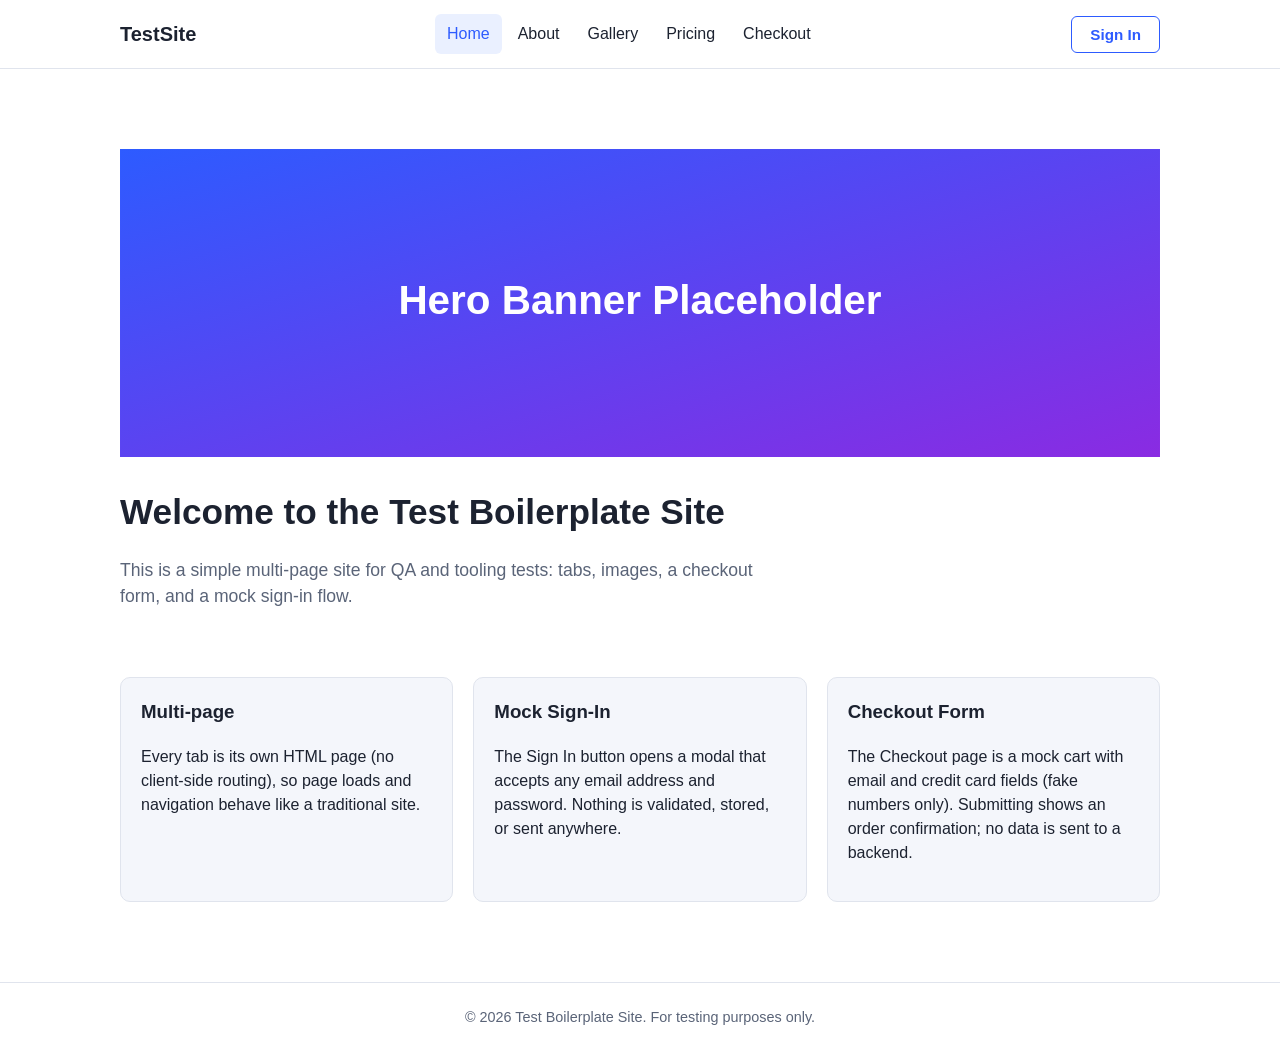
<file: index.html>
<!DOCTYPE html>
<html lang="en">
<head>
<meta charset="UTF-8">
<meta name="viewport" content="width=device-width, initial-scale=1.0">
<title>Home | Test Boilerplate Site</title>
<link rel="stylesheet" href="css/styles.css">

<!-- Google Tag Manager -->
<script>(function(w,d,s,l,i){w[l]=w[l]||[];w[l].push({'gtm.start':
new Date().getTime(),event:'gtm.js'});var f=d.getElementsByTagName(s)[0],
j=d.createElement(s),dl=l!='dataLayer'?'&l='+l:'';j.async=true;j.src=
'https://www.googletagmanager.com/gtm.js?id='+i+dl;f.parentNode.insertBefore(j,f);
})(window,document,'script','dataLayer','GTM-KFN4D35G');</script>
<!-- End Google Tag Manager -->
<!-- Pendo -->
<script>
(function(publicAppId){
    (function(p,e,n,d,o){var v,w,x,y,z;o=p[d]=p[d]||{};o._q=o._q||[];
    v=['initialize','identify','updateOptions','pageLoad','track','trackAgent'];for(w=0,x=v.length;w<x;++w)(function(m){
        o[m]=o[m]||function(){o._q[m===v[0]?'unshift':'push']([m].concat([].slice.call(arguments,0)));};})(v[w]);
        y=e.createElement(n);y.async=!0;y.src='https://cdn.pendo.io/agent/static/'+publicAppId+'/pendo.js';
        z=e.getElementsByTagName(n)[0];z.parentNode.insertBefore(y,z);})(window,document,'script','pendo');

        // No visitor/account IDs are set, so Pendo assigns an anonymous visitor ID.
        // Add visitor.id / account.id here (or call pendo.identify) to identify users.
        pendo.initialize({
            visitor: {},
            account: {}
        });
})('cc471c52-0942-46f0-8b0d-878c9aedc2e7');
</script>
</head>
<body>
<!-- Google Tag Manager (noscript) -->
<noscript><iframe src="https://www.googletagmanager.com/ns.html?id=GTM-KFN4D35G"
height="0" width="0" style="display:none;visibility:hidden"></iframe></noscript>
<!-- End Google Tag Manager (noscript) -->

<header class="site-header">
  <div class="header-inner">
    <a class="site-logo" href="index.html">TestSite</a>
    <nav class="site-nav">
      <a href="index.html" class="active">Home</a>
      <a href="about.html">About</a>
      <a href="gallery.html">Gallery</a>
      <a href="pricing.html">Pricing</a>
      <a href="checkout.html">Checkout</a>
    </nav>
    <div class="header-actions">
      <span id="signin-status"></span>
      <button id="signin-btn" class="btn btn-secondary" type="button">Sign In</button>
    </div>
  </div>
</header>

<main>
  <section class="hero">
    <img src="images/hero.svg" alt="Hero banner placeholder">
    <h1>Welcome to the Test Boilerplate Site</h1>
    <p>This is a simple multi-page site for QA and tooling tests: tabs, images, a checkout form, and a mock sign-in flow.</p>
  </section>

  <section class="card-grid">
    <div class="card">
      <h3>Multi-page</h3>
      <p>Every tab is its own HTML page (no client-side routing), so page loads and navigation behave like a traditional site.</p>
    </div>
    <div class="card">
      <h3>Mock Sign-In</h3>
      <p>The Sign In button opens a modal that accepts any email address and password. Nothing is validated, stored, or sent anywhere.</p>
    </div>
    <div class="card">
      <h3>Checkout Form</h3>
      <p>The Checkout page is a mock cart with email and credit card fields (fake numbers only). Submitting shows an order confirmation; no data is sent to a backend.</p>
    </div>
  </section>
</main>

<footer class="site-footer">
  &copy; 2026 Test Boilerplate Site. For testing purposes only.
</footer>

<!-- Sign-in modal (shared across pages) -->
<div id="signin-overlay" class="modal-overlay">
  <div class="modal">
    <button id="signin-close" class="modal-close" type="button" aria-label="Close">&times;</button>
    <h2>Sign In</h2>
    <p class="hint">Any email address and password will be accepted for testing purposes.</p>
    <form id="signin-form">
      <div class="form-group">
        <label for="signin-email">Email address</label>
        <input type="email" id="signin-email" name="email" autocomplete="email" required>
      </div>
      <div class="form-group">
        <label for="signin-password">Password</label>
        <input type="password" id="signin-password" name="password" autocomplete="current-password" required>
      </div>
      <button type="submit" class="btn btn-primary">Sign In</button>
      <div id="signin-message"></div>
    </form>
  </div>
</div>

<script src="js/main.js"></script>
</body>
</html>
</file>
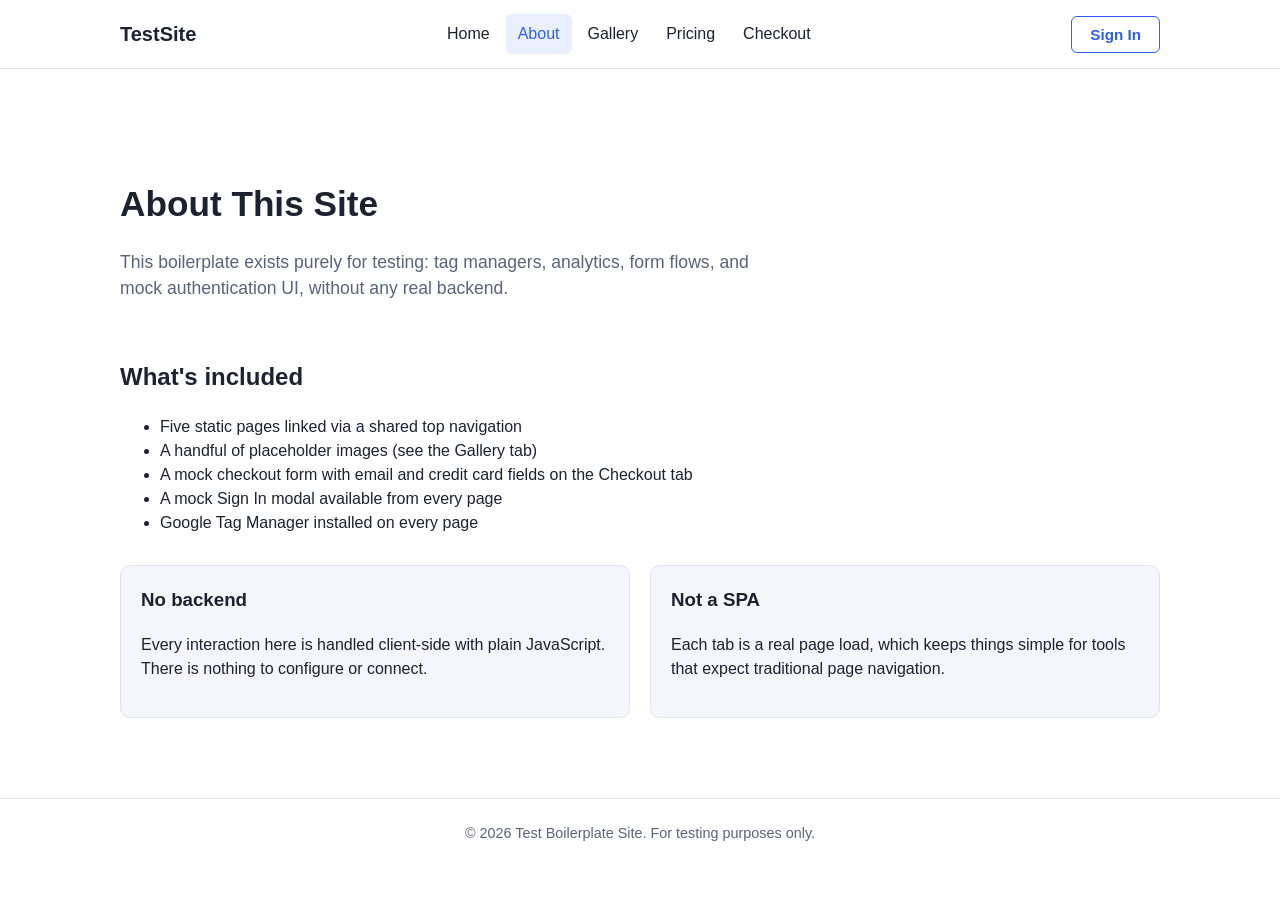
<file: about.html>
<!DOCTYPE html>
<html lang="en">
<head>
<meta charset="UTF-8">
<meta name="viewport" content="width=device-width, initial-scale=1.0">
<title>About | Test Boilerplate Site</title>
<link rel="stylesheet" href="css/styles.css">

<!-- Google Tag Manager -->
<script>(function(w,d,s,l,i){w[l]=w[l]||[];w[l].push({'gtm.start':
new Date().getTime(),event:'gtm.js'});var f=d.getElementsByTagName(s)[0],
j=d.createElement(s),dl=l!='dataLayer'?'&l='+l:'';j.async=true;j.src=
'https://www.googletagmanager.com/gtm.js?id='+i+dl;f.parentNode.insertBefore(j,f);
})(window,document,'script','dataLayer','GTM-KFN4D35G');</script>
<!-- End Google Tag Manager -->
<!-- Pendo -->
<script>
(function(publicAppId){
    (function(p,e,n,d,o){var v,w,x,y,z;o=p[d]=p[d]||{};o._q=o._q||[];
    v=['initialize','identify','updateOptions','pageLoad','track','trackAgent'];for(w=0,x=v.length;w<x;++w)(function(m){
        o[m]=o[m]||function(){o._q[m===v[0]?'unshift':'push']([m].concat([].slice.call(arguments,0)));};})(v[w]);
        y=e.createElement(n);y.async=!0;y.src='https://cdn.pendo.io/agent/static/'+publicAppId+'/pendo.js';
        z=e.getElementsByTagName(n)[0];z.parentNode.insertBefore(y,z);})(window,document,'script','pendo');

        // No visitor/account IDs are set, so Pendo assigns an anonymous visitor ID.
        // Add visitor.id / account.id here (or call pendo.identify) to identify users.
        pendo.initialize({
            visitor: {},
            account: {}
        });
})('cc471c52-0942-46f0-8b0d-878c9aedc2e7');
</script>
</head>
<body>
<!-- Google Tag Manager (noscript) -->
<noscript><iframe src="https://www.googletagmanager.com/ns.html?id=GTM-KFN4D35G"
height="0" width="0" style="display:none;visibility:hidden"></iframe></noscript>
<!-- End Google Tag Manager (noscript) -->

<header class="site-header">
  <div class="header-inner">
    <a class="site-logo" href="index.html">TestSite</a>
    <nav class="site-nav">
      <a href="index.html">Home</a>
      <a href="about.html" class="active">About</a>
      <a href="gallery.html">Gallery</a>
      <a href="pricing.html">Pricing</a>
      <a href="checkout.html">Checkout</a>
    </nav>
    <div class="header-actions">
      <span id="signin-status"></span>
      <button id="signin-btn" class="btn btn-secondary" type="button">Sign In</button>
    </div>
  </div>
</header>

<main>
  <section class="hero">
    <h1>About This Site</h1>
    <p>This boilerplate exists purely for testing: tag managers, analytics, form flows, and mock authentication UI, without any real backend.</p>
  </section>

  <section>
    <h2>What's included</h2>
    <ul>
      <li>Five static pages linked via a shared top navigation</li>
      <li>A handful of placeholder images (see the Gallery tab)</li>
      <li>A mock checkout form with email and credit card fields on the Checkout tab</li>
      <li>A mock Sign In modal available from every page</li>
      <li>Google Tag Manager installed on every page</li>
    </ul>
  </section>

  <section class="card-grid">
    <div class="card">
      <h3>No backend</h3>
      <p>Every interaction here is handled client-side with plain JavaScript. There is nothing to configure or connect.</p>
    </div>
    <div class="card">
      <h3>Not a SPA</h3>
      <p>Each tab is a real page load, which keeps things simple for tools that expect traditional page navigation.</p>
    </div>
  </section>
</main>

<footer class="site-footer">
  &copy; 2026 Test Boilerplate Site. For testing purposes only.
</footer>

<!-- Sign-in modal (shared across pages) -->
<div id="signin-overlay" class="modal-overlay">
  <div class="modal">
    <button id="signin-close" class="modal-close" type="button" aria-label="Close">&times;</button>
    <h2>Sign In</h2>
    <p class="hint">Any email address and password will be accepted for testing purposes.</p>
    <form id="signin-form">
      <div class="form-group">
        <label for="signin-email">Email address</label>
        <input type="email" id="signin-email" name="email" autocomplete="email" required>
      </div>
      <div class="form-group">
        <label for="signin-password">Password</label>
        <input type="password" id="signin-password" name="password" autocomplete="current-password" required>
      </div>
      <button type="submit" class="btn btn-primary">Sign In</button>
      <div id="signin-message"></div>
    </form>
  </div>
</div>

<script src="js/main.js"></script>
</body>
</html>
</file>
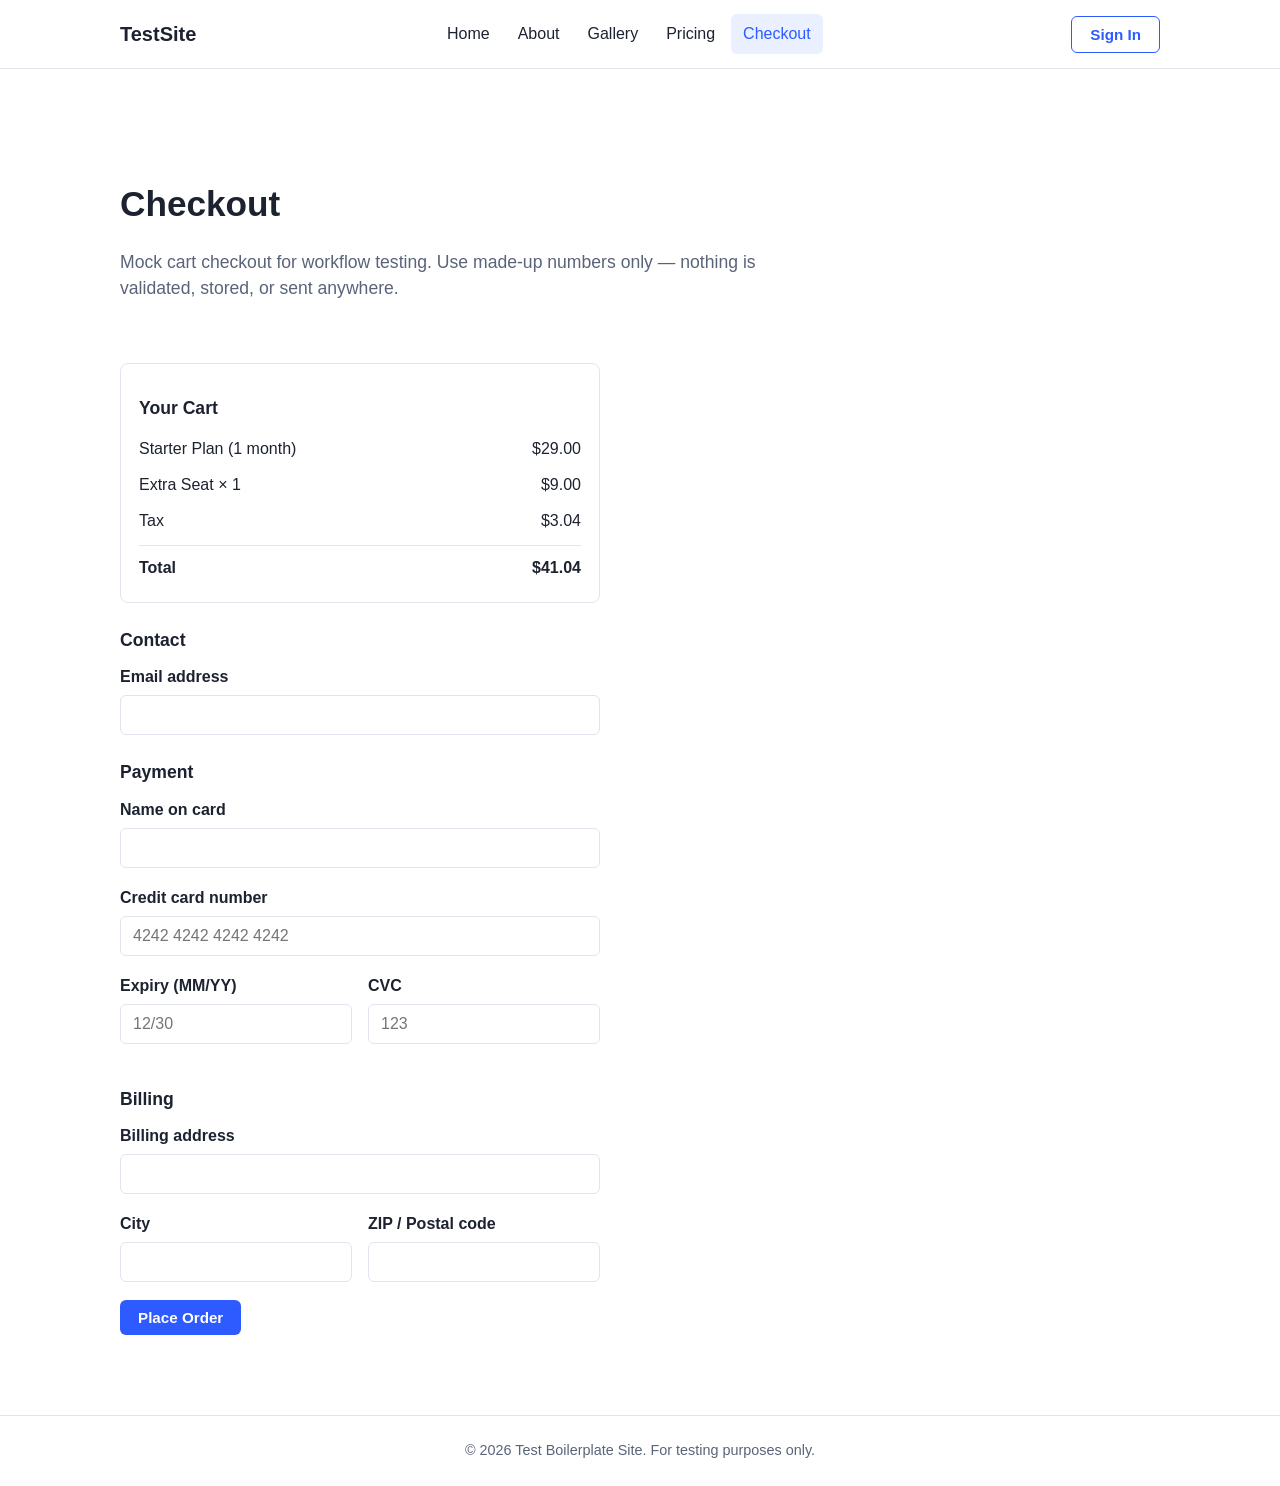
<file: checkout.html>
<!DOCTYPE html>
<html lang="en">
<head>
<meta charset="UTF-8">
<meta name="viewport" content="width=device-width, initial-scale=1.0">
<title>Checkout | Test Boilerplate Site</title>
<link rel="stylesheet" href="css/styles.css">

<!-- Google Tag Manager -->
<script>(function(w,d,s,l,i){w[l]=w[l]||[];w[l].push({'gtm.start':
new Date().getTime(),event:'gtm.js'});var f=d.getElementsByTagName(s)[0],
j=d.createElement(s),dl=l!='dataLayer'?'&l='+l:'';j.async=true;j.src=
'https://www.googletagmanager.com/gtm.js?id='+i+dl;f.parentNode.insertBefore(j,f);
})(window,document,'script','dataLayer','GTM-KFN4D35G');</script>
<!-- End Google Tag Manager -->
<!-- Pendo -->
<script>
(function(publicAppId){
    (function(p,e,n,d,o){var v,w,x,y,z;o=p[d]=p[d]||{};o._q=o._q||[];
    v=['initialize','identify','updateOptions','pageLoad','track','trackAgent'];for(w=0,x=v.length;w<x;++w)(function(m){
        o[m]=o[m]||function(){o._q[m===v[0]?'unshift':'push']([m].concat([].slice.call(arguments,0)));};})(v[w]);
        y=e.createElement(n);y.async=!0;y.src='https://cdn.pendo.io/agent/static/'+publicAppId+'/pendo.js';
        z=e.getElementsByTagName(n)[0];z.parentNode.insertBefore(y,z);})(window,document,'script','pendo');

        // No visitor/account IDs are set, so Pendo assigns an anonymous visitor ID.
        // Add visitor.id / account.id here (or call pendo.identify) to identify users.
        pendo.initialize({
            visitor: {},
            account: {}
        });
})('cc471c52-0942-46f0-8b0d-878c9aedc2e7');
</script>
</head>
<body>
<!-- Google Tag Manager (noscript) -->
<noscript><iframe src="https://www.googletagmanager.com/ns.html?id=GTM-KFN4D35G"
height="0" width="0" style="display:none;visibility:hidden"></iframe></noscript>
<!-- End Google Tag Manager (noscript) -->

<header class="site-header">
  <div class="header-inner">
    <a class="site-logo" href="index.html">TestSite</a>
    <nav class="site-nav">
      <a href="index.html">Home</a>
      <a href="about.html">About</a>
      <a href="gallery.html">Gallery</a>
      <a href="pricing.html">Pricing</a>
      <a href="checkout.html" class="active">Checkout</a>
    </nav>
    <div class="header-actions">
      <span id="signin-status"></span>
      <button id="signin-btn" class="btn btn-secondary" type="button">Sign In</button>
    </div>
  </div>
</header>

<main>
  <section class="hero">
    <h1>Checkout</h1>
    <p>Mock cart checkout for workflow testing. Use made-up numbers only &mdash; nothing is validated, stored, or sent anywhere.</p>
  </section>

  <section id="cart-summary" class="cart">
    <h2>Your Cart</h2>
    <div class="cart-row"><span>Starter Plan (1 month)</span><span>$29.00</span></div>
    <div class="cart-row"><span>Extra Seat &times; 1</span><span>$9.00</span></div>
    <div class="cart-row"><span>Tax</span><span>$3.04</span></div>
    <div class="cart-row cart-total"><span>Total</span><span id="cart-total">$41.04</span></div>
  </section>

  <form id="checkout-form" novalidate>
    <h2>Contact</h2>
    <div class="form-group">
      <label for="checkout-email">Email address</label>
      <input type="email" id="checkout-email" name="email" autocomplete="email" required>
    </div>

    <h2>Payment</h2>
    <div class="form-group">
      <label for="checkout-card-name">Name on card</label>
      <input type="text" id="checkout-card-name" name="card-name" autocomplete="cc-name">
    </div>
    <div class="form-group">
      <label for="checkout-card-number">Credit card number</label>
      <input type="text" id="checkout-card-number" name="card-number" inputmode="numeric" autocomplete="cc-number" placeholder="4242 4242 4242 4242" required>
    </div>
    <div class="form-row">
      <div class="form-group">
        <label for="checkout-expiry">Expiry (MM/YY)</label>
        <input type="text" id="checkout-expiry" name="expiry" autocomplete="cc-exp" placeholder="12/30">
      </div>
      <div class="form-group">
        <label for="checkout-cvc">CVC</label>
        <input type="text" id="checkout-cvc" name="cvc" inputmode="numeric" autocomplete="cc-csc" placeholder="123">
      </div>
    </div>

    <h2>Billing</h2>
    <div class="form-group">
      <label for="checkout-address">Billing address</label>
      <input type="text" id="checkout-address" name="address" autocomplete="street-address">
    </div>
    <div class="form-row">
      <div class="form-group">
        <label for="checkout-city">City</label>
        <input type="text" id="checkout-city" name="city" autocomplete="address-level2">
      </div>
      <div class="form-group">
        <label for="checkout-zip">ZIP / Postal code</label>
        <input type="text" id="checkout-zip" name="zip" autocomplete="postal-code">
      </div>
    </div>
    <div id="form-error" role="alert">Something went wrong processing your order. Please try again.</div>
    <button type="submit" class="btn btn-primary">Place Order</button>
  </form>

  <div id="form-success">Thank you! Your test order has been placed.</div>
</main>

<footer class="site-footer">
  &copy; 2026 Test Boilerplate Site. For testing purposes only.
</footer>

<!-- Sign-in modal (shared across pages) -->
<div id="signin-overlay" class="modal-overlay">
  <div class="modal">
    <button id="signin-close" class="modal-close" type="button" aria-label="Close">&times;</button>
    <h2>Sign In</h2>
    <p class="hint">Any email address and password will be accepted for testing purposes.</p>
    <form id="signin-form">
      <div class="form-group">
        <label for="signin-email">Email address</label>
        <input type="email" id="signin-email" name="email" autocomplete="email" required>
      </div>
      <div class="form-group">
        <label for="signin-password">Password</label>
        <input type="password" id="signin-password" name="password" autocomplete="current-password" required>
      </div>
      <button type="submit" class="btn btn-primary">Sign In</button>
      <div id="signin-message"></div>
    </form>
  </div>
</div>

<script src="js/main.js"></script>
</body>
</html>
</file>
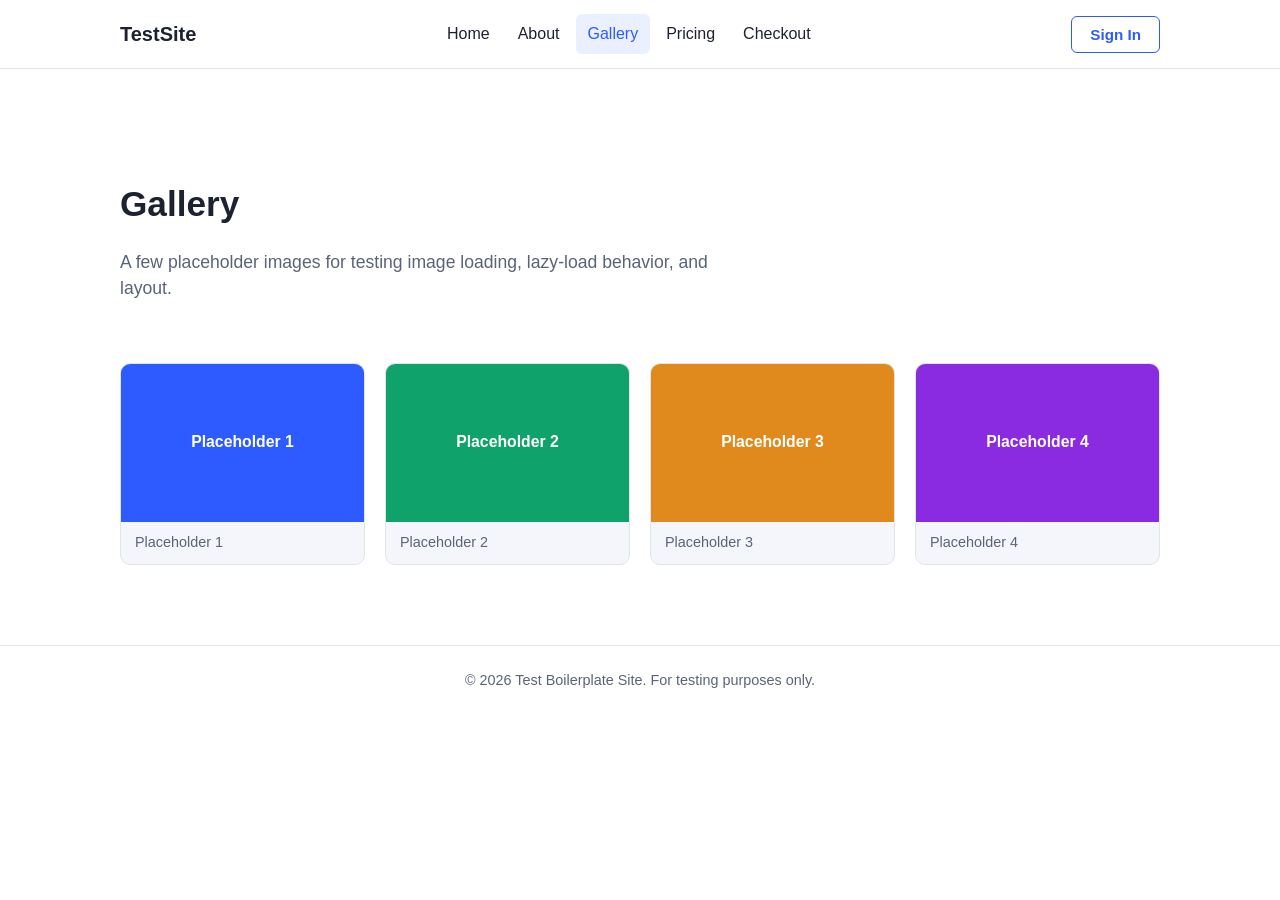
<file: gallery.html>
<!DOCTYPE html>
<html lang="en">
<head>
<meta charset="UTF-8">
<meta name="viewport" content="width=device-width, initial-scale=1.0">
<title>Gallery | Test Boilerplate Site</title>
<link rel="stylesheet" href="css/styles.css">

<!-- Google Tag Manager -->
<script>(function(w,d,s,l,i){w[l]=w[l]||[];w[l].push({'gtm.start':
new Date().getTime(),event:'gtm.js'});var f=d.getElementsByTagName(s)[0],
j=d.createElement(s),dl=l!='dataLayer'?'&l='+l:'';j.async=true;j.src=
'https://www.googletagmanager.com/gtm.js?id='+i+dl;f.parentNode.insertBefore(j,f);
})(window,document,'script','dataLayer','GTM-KFN4D35G');</script>
<!-- End Google Tag Manager -->
<!-- Pendo -->
<script>
(function(publicAppId){
    (function(p,e,n,d,o){var v,w,x,y,z;o=p[d]=p[d]||{};o._q=o._q||[];
    v=['initialize','identify','updateOptions','pageLoad','track','trackAgent'];for(w=0,x=v.length;w<x;++w)(function(m){
        o[m]=o[m]||function(){o._q[m===v[0]?'unshift':'push']([m].concat([].slice.call(arguments,0)));};})(v[w]);
        y=e.createElement(n);y.async=!0;y.src='https://cdn.pendo.io/agent/static/'+publicAppId+'/pendo.js';
        z=e.getElementsByTagName(n)[0];z.parentNode.insertBefore(y,z);})(window,document,'script','pendo');

        // No visitor/account IDs are set, so Pendo assigns an anonymous visitor ID.
        // Add visitor.id / account.id here (or call pendo.identify) to identify users.
        pendo.initialize({
            visitor: {},
            account: {}
        });
})('cc471c52-0942-46f0-8b0d-878c9aedc2e7');
</script>
</head>
<body>
<!-- Google Tag Manager (noscript) -->
<noscript><iframe src="https://www.googletagmanager.com/ns.html?id=GTM-KFN4D35G"
height="0" width="0" style="display:none;visibility:hidden"></iframe></noscript>
<!-- End Google Tag Manager (noscript) -->

<header class="site-header">
  <div class="header-inner">
    <a class="site-logo" href="index.html">TestSite</a>
    <nav class="site-nav">
      <a href="index.html">Home</a>
      <a href="about.html">About</a>
      <a href="gallery.html" class="active">Gallery</a>
      <a href="pricing.html">Pricing</a>
      <a href="checkout.html">Checkout</a>
    </nav>
    <div class="header-actions">
      <span id="signin-status"></span>
      <button id="signin-btn" class="btn btn-secondary" type="button">Sign In</button>
    </div>
  </div>
</header>

<main>
  <section class="hero">
    <h1>Gallery</h1>
    <p>A few placeholder images for testing image loading, lazy-load behavior, and layout.</p>
  </section>

  <section class="gallery-grid">
    <figure>
      <img src="images/placeholder-1.svg" alt="Blue placeholder graphic" loading="lazy">
      <figcaption>Placeholder 1</figcaption>
    </figure>
    <figure>
      <img src="images/placeholder-2.svg" alt="Green placeholder graphic" loading="lazy">
      <figcaption>Placeholder 2</figcaption>
    </figure>
    <figure>
      <img src="images/placeholder-3.svg" alt="Orange placeholder graphic" loading="lazy">
      <figcaption>Placeholder 3</figcaption>
    </figure>
    <figure>
      <img src="images/placeholder-4.svg" alt="Purple placeholder graphic" loading="lazy">
      <figcaption>Placeholder 4</figcaption>
    </figure>
  </section>
</main>

<footer class="site-footer">
  &copy; 2026 Test Boilerplate Site. For testing purposes only.
</footer>

<!-- Sign-in modal (shared across pages) -->
<div id="signin-overlay" class="modal-overlay">
  <div class="modal">
    <button id="signin-close" class="modal-close" type="button" aria-label="Close">&times;</button>
    <h2>Sign In</h2>
    <p class="hint">Any email address and password will be accepted for testing purposes.</p>
    <form id="signin-form">
      <div class="form-group">
        <label for="signin-email">Email address</label>
        <input type="email" id="signin-email" name="email" autocomplete="email" required>
      </div>
      <div class="form-group">
        <label for="signin-password">Password</label>
        <input type="password" id="signin-password" name="password" autocomplete="current-password" required>
      </div>
      <button type="submit" class="btn btn-primary">Sign In</button>
      <div id="signin-message"></div>
    </form>
  </div>
</div>

<script src="js/main.js"></script>
</body>
</html>
</file>
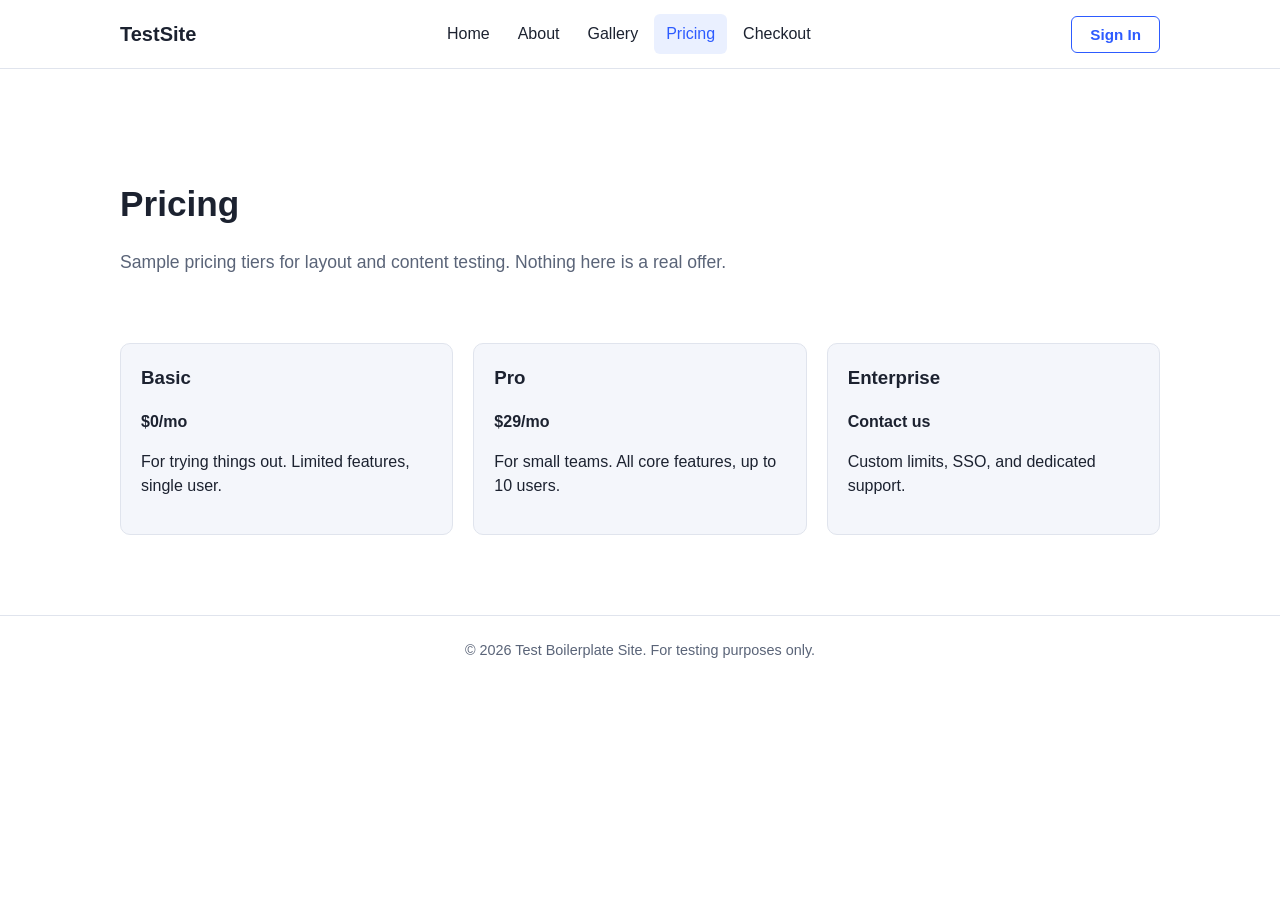
<file: pricing.html>
<!DOCTYPE html>
<html lang="en">
<head>
<meta charset="UTF-8">
<meta name="viewport" content="width=device-width, initial-scale=1.0">
<title>Pricing | Test Boilerplate Site</title>
<link rel="stylesheet" href="css/styles.css">

<!-- Google Tag Manager -->
<script>(function(w,d,s,l,i){w[l]=w[l]||[];w[l].push({'gtm.start':
new Date().getTime(),event:'gtm.js'});var f=d.getElementsByTagName(s)[0],
j=d.createElement(s),dl=l!='dataLayer'?'&l='+l:'';j.async=true;j.src=
'https://www.googletagmanager.com/gtm.js?id='+i+dl;f.parentNode.insertBefore(j,f);
})(window,document,'script','dataLayer','GTM-KFN4D35G');</script>
<!-- End Google Tag Manager -->
<!-- Pendo -->
<script>
(function(publicAppId){
    (function(p,e,n,d,o){var v,w,x,y,z;o=p[d]=p[d]||{};o._q=o._q||[];
    v=['initialize','identify','updateOptions','pageLoad','track','trackAgent'];for(w=0,x=v.length;w<x;++w)(function(m){
        o[m]=o[m]||function(){o._q[m===v[0]?'unshift':'push']([m].concat([].slice.call(arguments,0)));};})(v[w]);
        y=e.createElement(n);y.async=!0;y.src='https://cdn.pendo.io/agent/static/'+publicAppId+'/pendo.js';
        z=e.getElementsByTagName(n)[0];z.parentNode.insertBefore(y,z);})(window,document,'script','pendo');

        // No visitor/account IDs are set, so Pendo assigns an anonymous visitor ID.
        // Add visitor.id / account.id here (or call pendo.identify) to identify users.
        pendo.initialize({
            visitor: {},
            account: {}
        });
})('cc471c52-0942-46f0-8b0d-878c9aedc2e7');
</script>
</head>
<body>
<!-- Google Tag Manager (noscript) -->
<noscript><iframe src="https://www.googletagmanager.com/ns.html?id=GTM-KFN4D35G"
height="0" width="0" style="display:none;visibility:hidden"></iframe></noscript>
<!-- End Google Tag Manager (noscript) -->

<header class="site-header">
  <div class="header-inner">
    <a class="site-logo" href="index.html">TestSite</a>
    <nav class="site-nav">
      <a href="index.html">Home</a>
      <a href="about.html">About</a>
      <a href="gallery.html">Gallery</a>
      <a href="pricing.html" class="active">Pricing</a>
      <a href="checkout.html">Checkout</a>
    </nav>
    <div class="header-actions">
      <span id="signin-status"></span>
      <button id="signin-btn" class="btn btn-secondary" type="button">Sign In</button>
    </div>
  </div>
</header>

<main>
  <section class="hero">
    <h1>Pricing</h1>
    <p>Sample pricing tiers for layout and content testing. Nothing here is a real offer.</p>
  </section>

  <section class="card-grid">
    <div class="card">
      <h3>Basic</h3>
      <p><strong>$0/mo</strong></p>
      <p>For trying things out. Limited features, single user.</p>
    </div>
    <div class="card">
      <h3>Pro</h3>
      <p><strong>$29/mo</strong></p>
      <p>For small teams. All core features, up to 10 users.</p>
    </div>
    <div class="card">
      <h3>Enterprise</h3>
      <p><strong>Contact us</strong></p>
      <p>Custom limits, SSO, and dedicated support.</p>
    </div>
  </section>
</main>

<footer class="site-footer">
  &copy; 2026 Test Boilerplate Site. For testing purposes only.
</footer>

<!-- Sign-in modal (shared across pages) -->
<div id="signin-overlay" class="modal-overlay">
  <div class="modal">
    <button id="signin-close" class="modal-close" type="button" aria-label="Close">&times;</button>
    <h2>Sign In</h2>
    <p class="hint">Any email address and password will be accepted for testing purposes.</p>
    <form id="signin-form">
      <div class="form-group">
        <label for="signin-email">Email address</label>
        <input type="email" id="signin-email" name="email" autocomplete="email" required>
      </div>
      <div class="form-group">
        <label for="signin-password">Password</label>
        <input type="password" id="signin-password" name="password" autocomplete="current-password" required>
      </div>
      <button type="submit" class="btn btn-primary">Sign In</button>
      <div id="signin-message"></div>
    </form>
  </div>
</div>

<script src="js/main.js"></script>
</body>
</html>
</file>
<file: css/styles.css>
:root {
  --color-primary: #2d5bff;
  --color-primary-dark: #1a3fcc;
  --color-bg: #ffffff;
  --color-bg-alt: #f4f6fb;
  --color-text: #1c2230;
  --color-muted: #5a6478;
  --color-border: #e0e4ed;
  --max-width: 1080px;
}

* {
  box-sizing: border-box;
}

body {
  margin: 0;
  font-family: "Segoe UI", Arial, Helvetica, sans-serif;
  color: var(--color-text);
  background: var(--color-bg);
  line-height: 1.5;
}

a {
  color: var(--color-primary);
  text-decoration: none;
}

a:hover {
  text-decoration: underline;
}

img {
  max-width: 100%;
  display: block;
}

.site-header {
  border-bottom: 1px solid var(--color-border);
  background: var(--color-bg);
  position: sticky;
  top: 0;
  z-index: 10;
}

.header-inner {
  max-width: var(--max-width);
  margin: 0 auto;
  display: flex;
  align-items: center;
  justify-content: space-between;
  padding: 14px 20px;
  gap: 16px;
  flex-wrap: wrap;
}

.site-logo {
  font-weight: 700;
  font-size: 1.25rem;
  color: var(--color-text);
}

.site-logo:hover {
  text-decoration: none;
}

.site-nav {
  display: flex;
  gap: 4px;
  flex-wrap: wrap;
}

.site-nav a {
  color: var(--color-text);
  padding: 8px 12px;
  border-radius: 6px;
  font-weight: 500;
}

.site-nav a:hover {
  background: var(--color-bg-alt);
  text-decoration: none;
}

.site-nav a.active {
  color: var(--color-primary);
  background: #eaf0ff;
}

.header-actions {
  display: flex;
  align-items: center;
  gap: 10px;
}

.btn {
  display: inline-block;
  border: none;
  border-radius: 6px;
  padding: 9px 18px;
  font-size: 0.95rem;
  font-weight: 600;
  cursor: pointer;
}

.btn-primary {
  background: var(--color-primary);
  color: #fff;
}

.btn-primary:hover {
  background: var(--color-primary-dark);
  text-decoration: none;
}

.btn-secondary {
  background: transparent;
  color: var(--color-primary);
  border: 1px solid var(--color-primary);
}

.btn-secondary:hover {
  background: #eaf0ff;
  text-decoration: none;
}

#signin-status {
  font-size: 0.9rem;
  color: var(--color-muted);
}

main {
  max-width: var(--max-width);
  margin: 0 auto;
  padding: 40px 20px 80px;
  min-height: 60vh;
}

.hero {
  padding: 40px 0 20px;
}

.hero h1 {
  font-size: 2.2rem;
  margin-bottom: 8px;
}

.hero p {
  color: var(--color-muted);
  font-size: 1.1rem;
  max-width: 640px;
}

.card-grid {
  display: grid;
  grid-template-columns: repeat(auto-fit, minmax(220px, 1fr));
  gap: 20px;
  margin-top: 30px;
}

.card {
  border: 1px solid var(--color-border);
  border-radius: 10px;
  padding: 20px;
  background: var(--color-bg-alt);
}

.card h3 {
  margin-top: 0;
}

.gallery-grid {
  display: grid;
  grid-template-columns: repeat(auto-fit, minmax(220px, 1fr));
  gap: 20px;
  margin-top: 24px;
}

.gallery-grid figure {
  margin: 0;
  border: 1px solid var(--color-border);
  border-radius: 10px;
  overflow: hidden;
  background: var(--color-bg-alt);
}

.gallery-grid figcaption {
  padding: 10px 14px;
  font-size: 0.9rem;
  color: var(--color-muted);
}

form {
  max-width: 480px;
  margin-top: 24px;
}

.form-group {
  margin-bottom: 18px;
}

label {
  display: block;
  font-weight: 600;
  margin-bottom: 6px;
}

input[type="text"],
input[type="email"],
input[type="password"],
textarea {
  width: 100%;
  padding: 10px 12px;
  border: 1px solid var(--color-border);
  border-radius: 6px;
  font-size: 1rem;
  font-family: inherit;
}

textarea {
  resize: vertical;
  min-height: 100px;
}

.form-row {
  display: flex;
  gap: 16px;
}

.form-row .form-group {
  flex: 1;
}

form h2 {
  font-size: 1.1rem;
  margin: 24px 0 12px;
}

.cart {
  max-width: 480px;
  margin-top: 24px;
  padding: 16px 18px;
  border: 1px solid var(--color-border);
  border-radius: 8px;
}

.cart h2 {
  font-size: 1.1rem;
  margin-bottom: 10px;
}

.cart-row {
  display: flex;
  justify-content: space-between;
  padding: 6px 0;
}

.cart-total {
  border-top: 1px solid var(--color-border);
  margin-top: 6px;
  padding-top: 10px;
  font-weight: 700;
}

.hint {
  color: var(--color-muted);
  font-size: 0.85rem;
  margin-top: 4px;
}

#form-success {
  display: none;
  margin-top: 20px;
  padding: 16px 18px;
  border-radius: 8px;
  background: #e6f7ee;
  border: 1px solid #b6e9cd;
  color: #1b6b3d;
  font-weight: 600;
}

#form-error {
  display: none;
  margin-bottom: 18px;
  padding: 16px 18px;
  border-radius: 8px;
  background: #fdecec;
  border: 1px solid #f5b5b5;
  color: #a12626;
  font-weight: 600;
}

#form-error.visible {
  display: block;
}

#form-success.visible {
  display: block;
}

/* Modal */
.modal-overlay {
  position: fixed;
  inset: 0;
  background: rgba(20, 24, 34, 0.55);
  display: none;
  align-items: center;
  justify-content: center;
  z-index: 100;
  padding: 20px;
}

.modal-overlay.open {
  display: flex;
}

.modal {
  background: #fff;
  border-radius: 10px;
  padding: 28px;
  width: 100%;
  max-width: 360px;
  position: relative;
}

.modal h2 {
  margin-top: 0;
}

.modal-close {
  position: absolute;
  top: 14px;
  right: 16px;
  background: none;
  border: none;
  font-size: 1.3rem;
  cursor: pointer;
  color: var(--color-muted);
  line-height: 1;
}

#signin-message {
  display: none;
  margin-top: 14px;
  padding: 10px 12px;
  border-radius: 6px;
  background: #e6f7ee;
  border: 1px solid #b6e9cd;
  color: #1b6b3d;
  font-size: 0.9rem;
}

#signin-message.visible {
  display: block;
}

.site-footer {
  border-top: 1px solid var(--color-border);
  padding: 24px 20px;
  text-align: center;
  color: var(--color-muted);
  font-size: 0.9rem;
}
</file>
